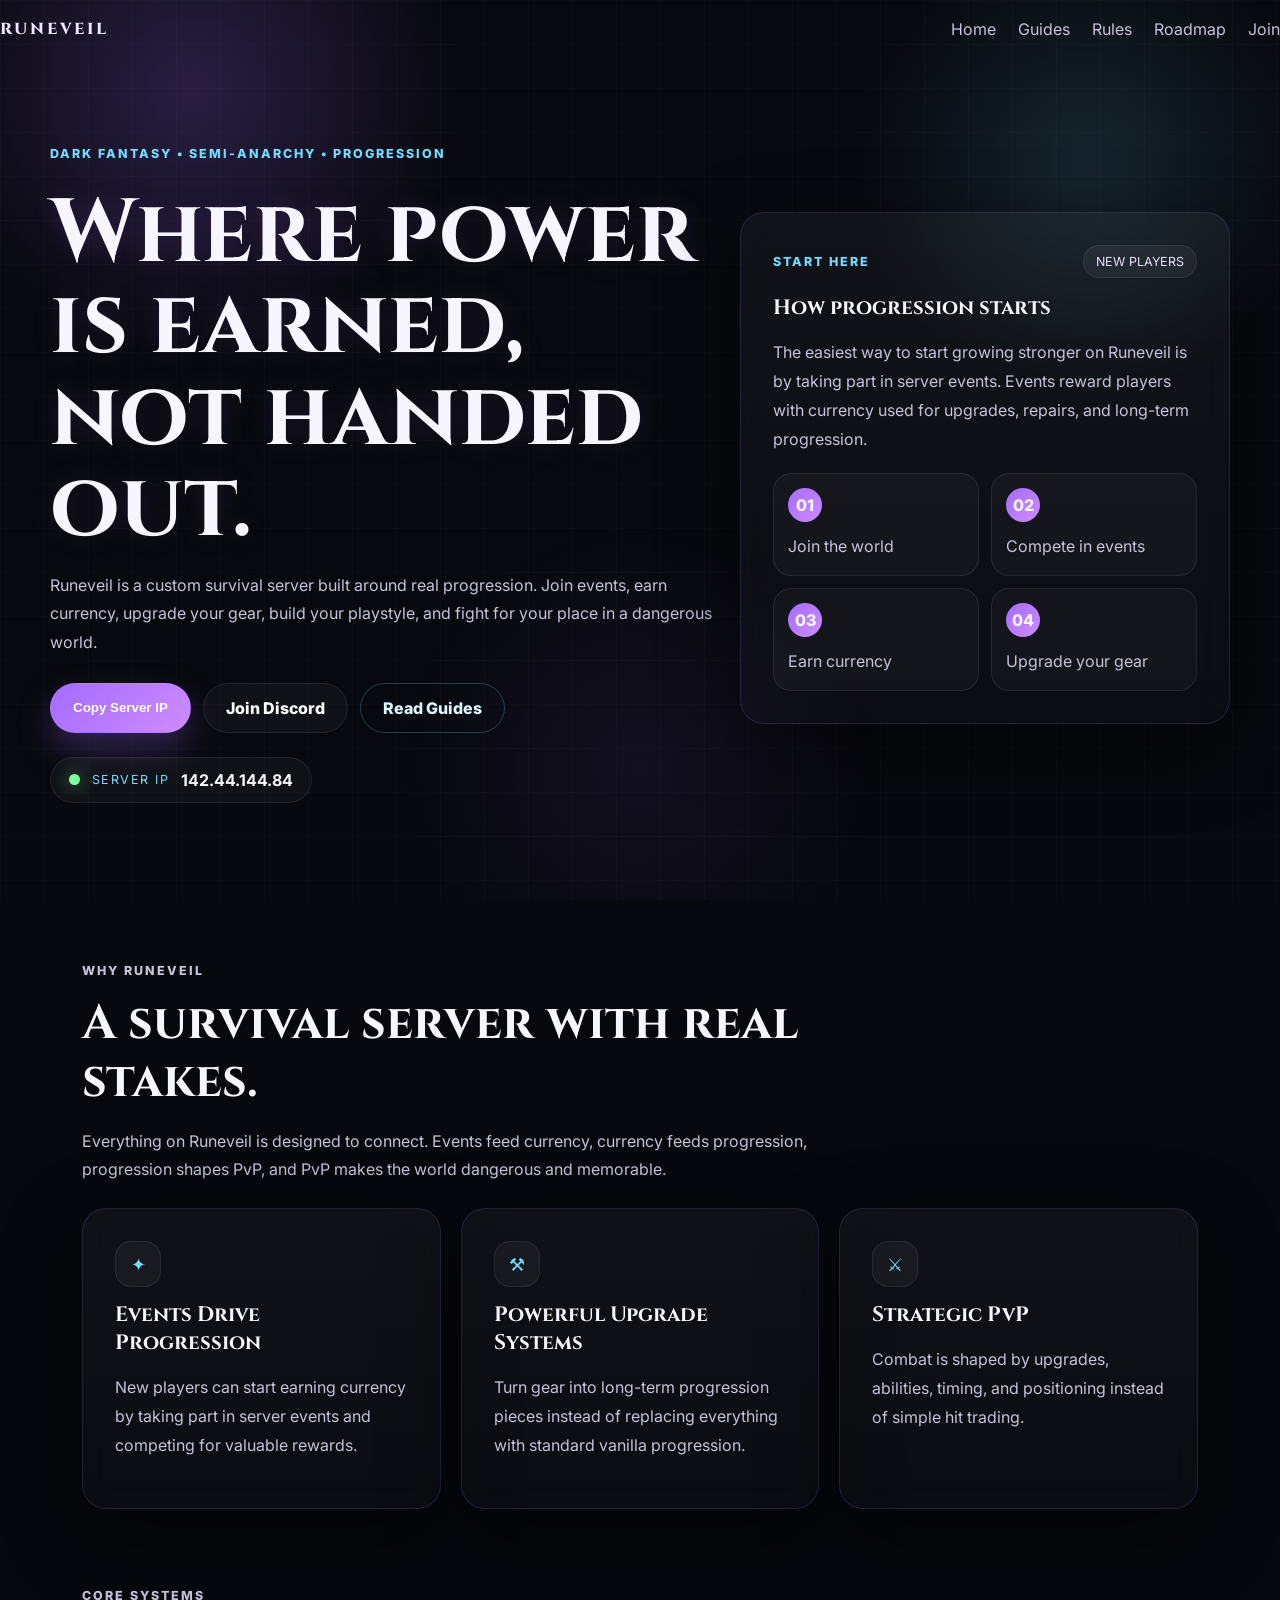
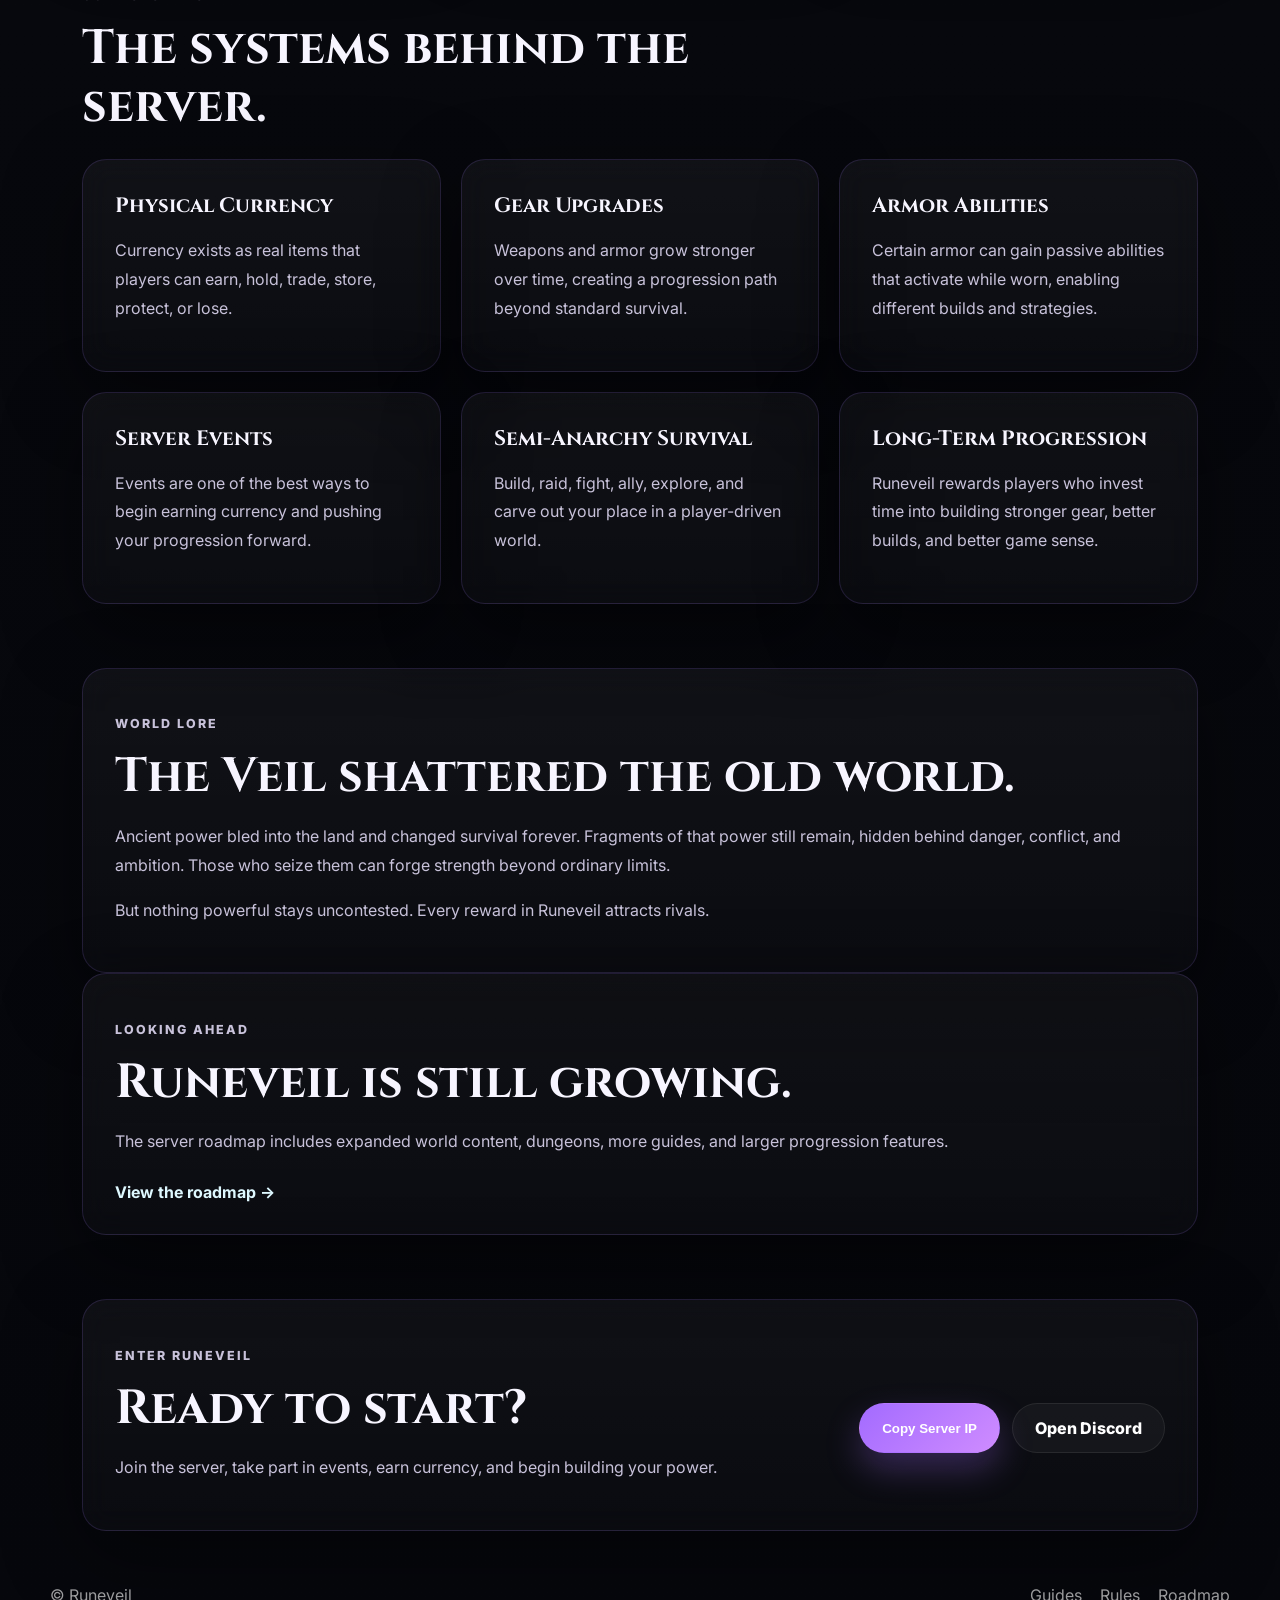
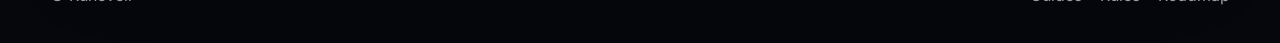
<file: index.html>
<!DOCTYPE html>
<html lang="en">
<head>
  <meta charset="UTF-8" />
  <meta name="viewport" content="width=device-width, initial-scale=1.0" />
  <title>Runeveil — Dark Fantasy Survival</title>
  <link rel="icon" type="image/png" href="favicon.png">
  <meta name="description" content="Runeveil is a dark fantasy semi-anarchy Minecraft survival server built around events, progression, PvP, and powerful gear upgrades." />
  <link rel="preconnect" href="https://fonts.googleapis.com">
  <link rel="preconnect" href="https://fonts.gstatic.com" crossorigin>
  <link href="https://fonts.googleapis.com/css2?family=Cinzel:wght@500;700;800&family=Inter:wght@400;500;600;700;800&display=swap" rel="stylesheet">
  <link rel="stylesheet" href="styles.css" />
</head>
<body>
  <div class="site-bg"></div>
  <div class="noise"></div>

  <header class="hero-shell">
    <nav class="nav">
      <a href="index.html" class="brand">RUNEVEIL</a>
      <button class="nav-toggle" aria-label="Open navigation" onclick="toggleNav()">☰</button>
      <div class="nav-links" id="navLinks">
        <a href="index.html">Home</a>
        <a href="guides.html">Guides</a>
        <a href="rules.html">Rules</a>
        <a href="roadmap.html">Roadmap</a>
        <a href="#join">Join</a>
      </div>
    </nav>

    <section class="hero">
      <div class="hero-copy">
        <p class="eyebrow">DARK FANTASY • SEMI-ANARCHY • PROGRESSION</p>
        <h1>Where power is earned, not handed out.</h1>
        <p class="lead">
          Runeveil is a custom survival server built around real progression. 
          Join events, earn currency, upgrade your gear, build your playstyle, and fight for your place in a dangerous world.
        </p>
        <div class="cta-row">
          <button class="btn btn-primary" onclick="copyIP()">Copy Server IP</button>
          <a class="btn btn-secondary" href="https://discord.gg/XzxYPjAeKG" target="_blank" rel="noopener noreferrer">Join Discord</a>
          <a class="btn btn-ghost" href="guides.html">Read Guides</a>
        </div>
        <div class="server-chip">
          <span class="status"></span>
          <span class="chip-label">Server IP</span>
          <strong id="serverip">142.44.144.84</strong>
        </div>
      </div>

      <div class="hero-panel card">
        <div class="panel-header">
          <span class="panel-tag">START HERE</span>
          <span class="panel-badge">NEW PLAYERS</span>
        </div>
        <h3>How progression starts</h3>
        <p>
          The easiest way to start growing stronger on Runeveil is by taking part in server events.
          Events reward players with currency used for upgrades, repairs, and long-term progression.
        </p>
        <div class="quick-steps">
          <div class="quick-step"><span>01</span><p>Join the world</p></div>
          <div class="quick-step"><span>02</span><p>Compete in events</p></div>
          <div class="quick-step"><span>03</span><p>Earn currency</p></div>
          <div class="quick-step"><span>04</span><p>Upgrade your gear</p></div>
        </div>
      </div>
    </section>
  </header>

  <main class="container">
    <section class="section">
      <div class="section-heading">
        <p class="section-tag">WHY RUNEVEIL</p>
        <h2>A survival server with real stakes.</h2>
        <p>
          Everything on Runeveil is designed to connect. Events feed currency, currency feeds progression,
          progression shapes PvP, and PvP makes the world dangerous and memorable.
        </p>
      </div>

      <div class="grid three">
        <article class="card feature-card">
          <div class="icon">✦</div>
          <h3>Events Drive Progression</h3>
          <p>New players can start earning currency by taking part in server events and competing for valuable rewards.</p>
        </article>
        <article class="card feature-card">
          <div class="icon">⚒</div>
          <h3>Powerful Upgrade Systems</h3>
          <p>Turn gear into long-term progression pieces instead of replacing everything with standard vanilla progression.</p>
        </article>
        <article class="card feature-card">
          <div class="icon">⚔</div>
          <h3>Strategic PvP</h3>
          <p>Combat is shaped by upgrades, abilities, timing, and positioning instead of simple hit trading.</p>
        </article>
      </div>
    </section>

    <section class="section">
      <div class="section-heading">
        <p class="section-tag">CORE SYSTEMS</p>
        <h2>The systems behind the server.</h2>
      </div>

      <div class="grid three">
        <article class="card system-card">
          <h3>Physical Currency</h3>
          <p>Currency exists as real items that players can earn, hold, trade, store, protect, or lose.</p>
        </article>
        <article class="card system-card">
          <h3>Gear Upgrades</h3>
          <p>Weapons and armor grow stronger over time, creating a progression path beyond standard survival.</p>
        </article>
        <article class="card system-card">
          <h3>Armor Abilities</h3>
          <p>Certain armor can gain passive abilities that activate while worn, enabling different builds and strategies.</p>
        </article>
        <article class="card system-card">
          <h3>Server Events</h3>
          <p>Events are one of the best ways to begin earning currency and pushing your progression forward.</p>
        </article>
        <article class="card system-card">
          <h3>Semi-Anarchy Survival</h3>
          <p>Build, raid, fight, ally, explore, and carve out your place in a player-driven world.</p>
        </article>
        <article class="card system-card">
          <h3>Long-Term Progression</h3>
          <p>Runeveil rewards players who invest time into building stronger gear, better builds, and better game sense.</p>
        </article>
      </div>
    </section>

    <section class="section split">
      <div class="card lore-card">
        <p class="section-tag">WORLD LORE</p>
        <h2>The Veil shattered the old world.</h2>
        <p>
          Ancient power bled into the land and changed survival forever. Fragments of that power still remain,
          hidden behind danger, conflict, and ambition. Those who seize them can forge strength beyond ordinary limits.
        </p>
        <p>
          But nothing powerful stays uncontested. Every reward in Runeveil attracts rivals.
        </p>
      </div>

      <div class="card roadmap-preview">
        <p class="section-tag">LOOKING AHEAD</p>
        <h2>Runeveil is still growing.</h2>
        <p>
          The server roadmap includes expanded world content, dungeons, more guides, and larger progression features.
        </p>
        <a class="text-link" href="roadmap.html">View the roadmap →</a>
      </div>
    </section>

    <section class="section" id="join">
      <div class="card join-banner">
        <div>
          <p class="section-tag">ENTER RUNEVEIL</p>
          <h2>Ready to start?</h2>
          <p>Join the server, take part in events, earn currency, and begin building your power.</p>
        </div>
        <div class="cta-row">
          <button class="btn btn-primary" onclick="copyIP()">Copy Server IP</button>
          <a class="btn btn-secondary" href="https://discord.gg/XzxYPjAeKG" target="_blank" rel="noopener noreferrer">Open Discord</a>
        </div>
      </div>
    </section>
  </main>

  <footer class="footer container">
    <div>© Runeveil</div>
    <div class="footer-links">
      <a href="guides.html">Guides</a>
      <a href="rules.html">Rules</a>
      <a href="roadmap.html">Roadmap</a>
    </div>
  </footer>

  <script src="script.js"></script>
</body>
</html>
</file>
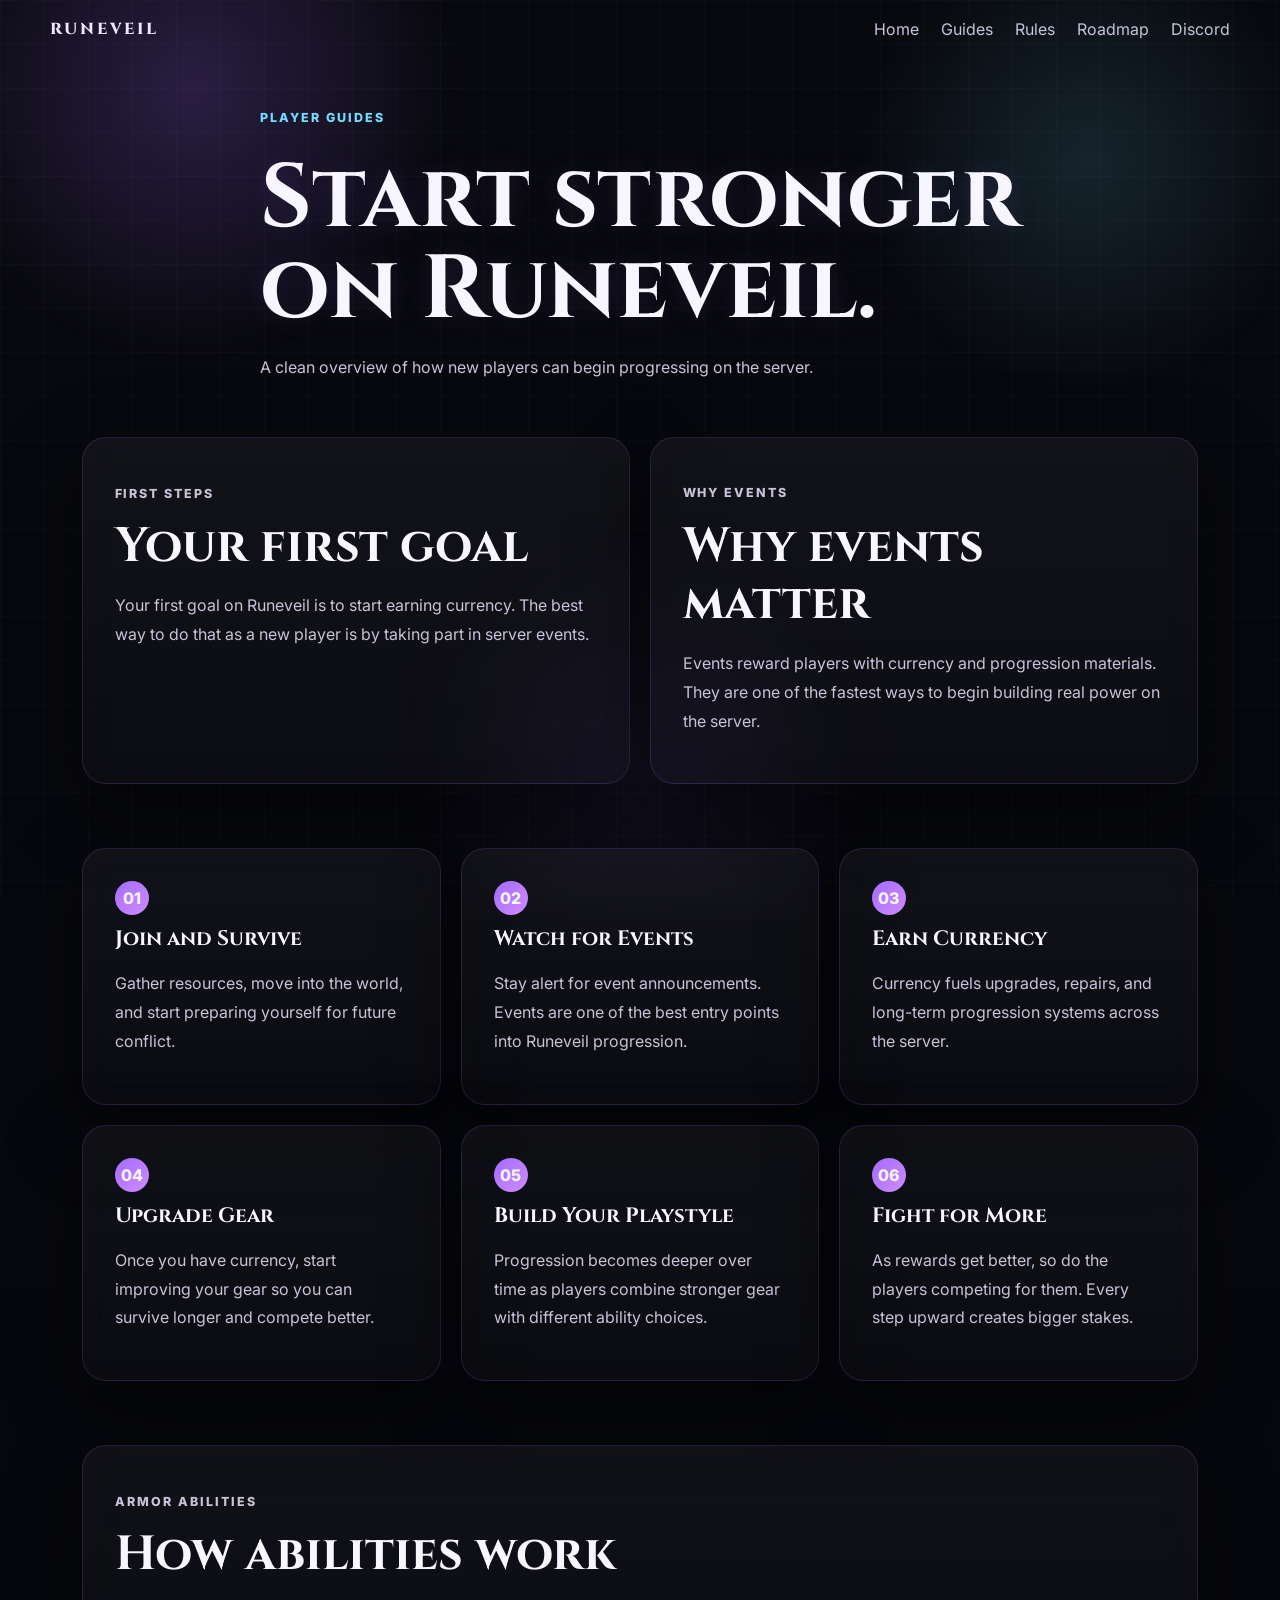
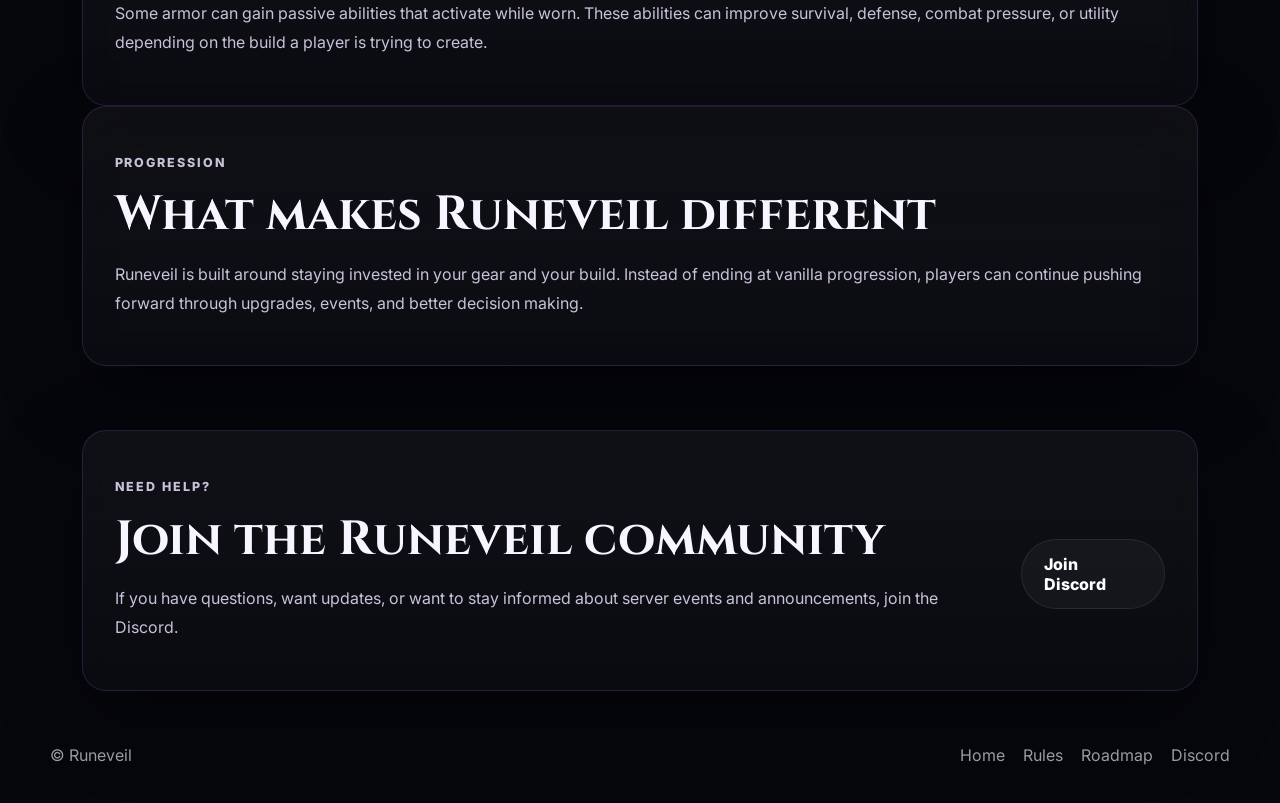
<file: guides.html>
<!DOCTYPE html>
<html lang="en">
<head>
  <meta charset="UTF-8" />
  <meta name="viewport" content="width=device-width, initial-scale=1.0" />
  <title>Runeveil Guides</title>
  <meta name="description" content="Runeveil player guides for new players, events, progression, and armor abilities." />
  <link rel="preconnect" href="https://fonts.googleapis.com">
  <link rel="preconnect" href="https://fonts.gstatic.com" crossorigin>
  <link href="https://fonts.googleapis.com/css2?family=Cinzel:wght@500;700;800&family=Inter:wght@400;500;600;700;800&display=swap" rel="stylesheet">
  <link rel="stylesheet" href="styles.css" />
</head>
<body>
  <div class="site-bg"></div>
  <div class="noise"></div>

  <nav class="nav container top-spaced">
    <a href="index.html" class="brand">RUNEVEIL</a>
    <button class="nav-toggle" aria-label="Open navigation" onclick="toggleNav()">☰</button>
    <div class="nav-links" id="navLinks">
      <a href="index.html">Home</a>
      <a href="guides.html">Guides</a>
      <a href="rules.html">Rules</a>
      <a href="roadmap.html">Roadmap</a>
      <a href="https://discord.gg/YOURINVITE" target="_blank" rel="noopener noreferrer">Discord</a>
    </div>
  </nav>

  <header class="subhero container">
    <p class="eyebrow">PLAYER GUIDES</p>
    <h1>Start stronger on Runeveil.</h1>
    <p class="lead">A clean overview of how new players can begin progressing on the server.</p>
  </header>

  <main class="container">
    <section class="section">
      <div class="grid two">
        <article class="card guide-card">
          <p class="section-tag">FIRST STEPS</p>
          <h2>Your first goal</h2>
          <p>
            Your first goal on Runeveil is to start earning currency. The best way to do that as a new player is by taking part in server events.
          </p>
        </article>
        <article class="card guide-card">
          <p class="section-tag">WHY EVENTS</p>
          <h2>Why events matter</h2>
          <p>
            Events reward players with currency and progression materials. They are one of the fastest ways to begin building real power on the server.
          </p>
        </article>
      </div>
    </section>

    <section class="section">
      <div class="grid three">
        <article class="card step-card">
          <span class="step-number">01</span>
          <h3>Join and Survive</h3>
          <p>Gather resources, move into the world, and start preparing yourself for future conflict.</p>
        </article>
        <article class="card step-card">
          <span class="step-number">02</span>
          <h3>Watch for Events</h3>
          <p>Stay alert for event announcements. Events are one of the best entry points into Runeveil progression.</p>
        </article>
        <article class="card step-card">
          <span class="step-number">03</span>
          <h3>Earn Currency</h3>
          <p>Currency fuels upgrades, repairs, and long-term progression systems across the server.</p>
        </article>
        <article class="card step-card">
          <span class="step-number">04</span>
          <h3>Upgrade Gear</h3>
          <p>Once you have currency, start improving your gear so you can survive longer and compete better.</p>
        </article>
        <article class="card step-card">
          <span class="step-number">05</span>
          <h3>Build Your Playstyle</h3>
          <p>Progression becomes deeper over time as players combine stronger gear with different ability choices.</p>
        </article>
        <article class="card step-card">
          <span class="step-number">06</span>
          <h3>Fight for More</h3>
          <p>As rewards get better, so do the players competing for them. Every step upward creates bigger stakes.</p>
        </article>
      </div>
    </section>

    <section class="section split">
      <article class="card">
        <p class="section-tag">ARMOR ABILITIES</p>
        <h2>How abilities work</h2>
        <p>
          Some armor can gain passive abilities that activate while worn. These abilities can improve survival,
          defense, combat pressure, or utility depending on the build a player is trying to create.
        </p>
      </article>
      <article class="card">
        <p class="section-tag">PROGRESSION</p>
        <h2>What makes Runeveil different</h2>
        <p>
          Runeveil is built around staying invested in your gear and your build. Instead of ending at vanilla progression,
          players can continue pushing forward through upgrades, events, and better decision making.
        </p>
      </article>
    </section>

    <section class="section">
      <div class="card join-banner">
        <div>
          <p class="section-tag">NEED HELP?</p>
          <h2>Join the Runeveil community</h2>
          <p>
            If you have questions, want updates, or want to stay informed about server events and announcements,
            join the Discord.
          </p>
        </div>
        <div class="cta-row">
          <a class="btn btn-secondary" href="https://discord.gg/XzxYPjAeKG" target="_blank" rel="noopener noreferrer">Join Discord</a>
        </div>
      </div>
    </section>
  </main>

  <footer class="footer container">
    <div>© Runeveil</div>
    <div class="footer-links">
      <a href="index.html">Home</a>
      <a href="rules.html">Rules</a>
      <a href="roadmap.html">Roadmap</a>
      <a href="https://discord.gg/YOURINVITE" target="_blank" rel="noopener noreferrer">Discord</a>
    </div>
  </footer>

  <script src="script.js"></script>
</body>
</html>
</file>
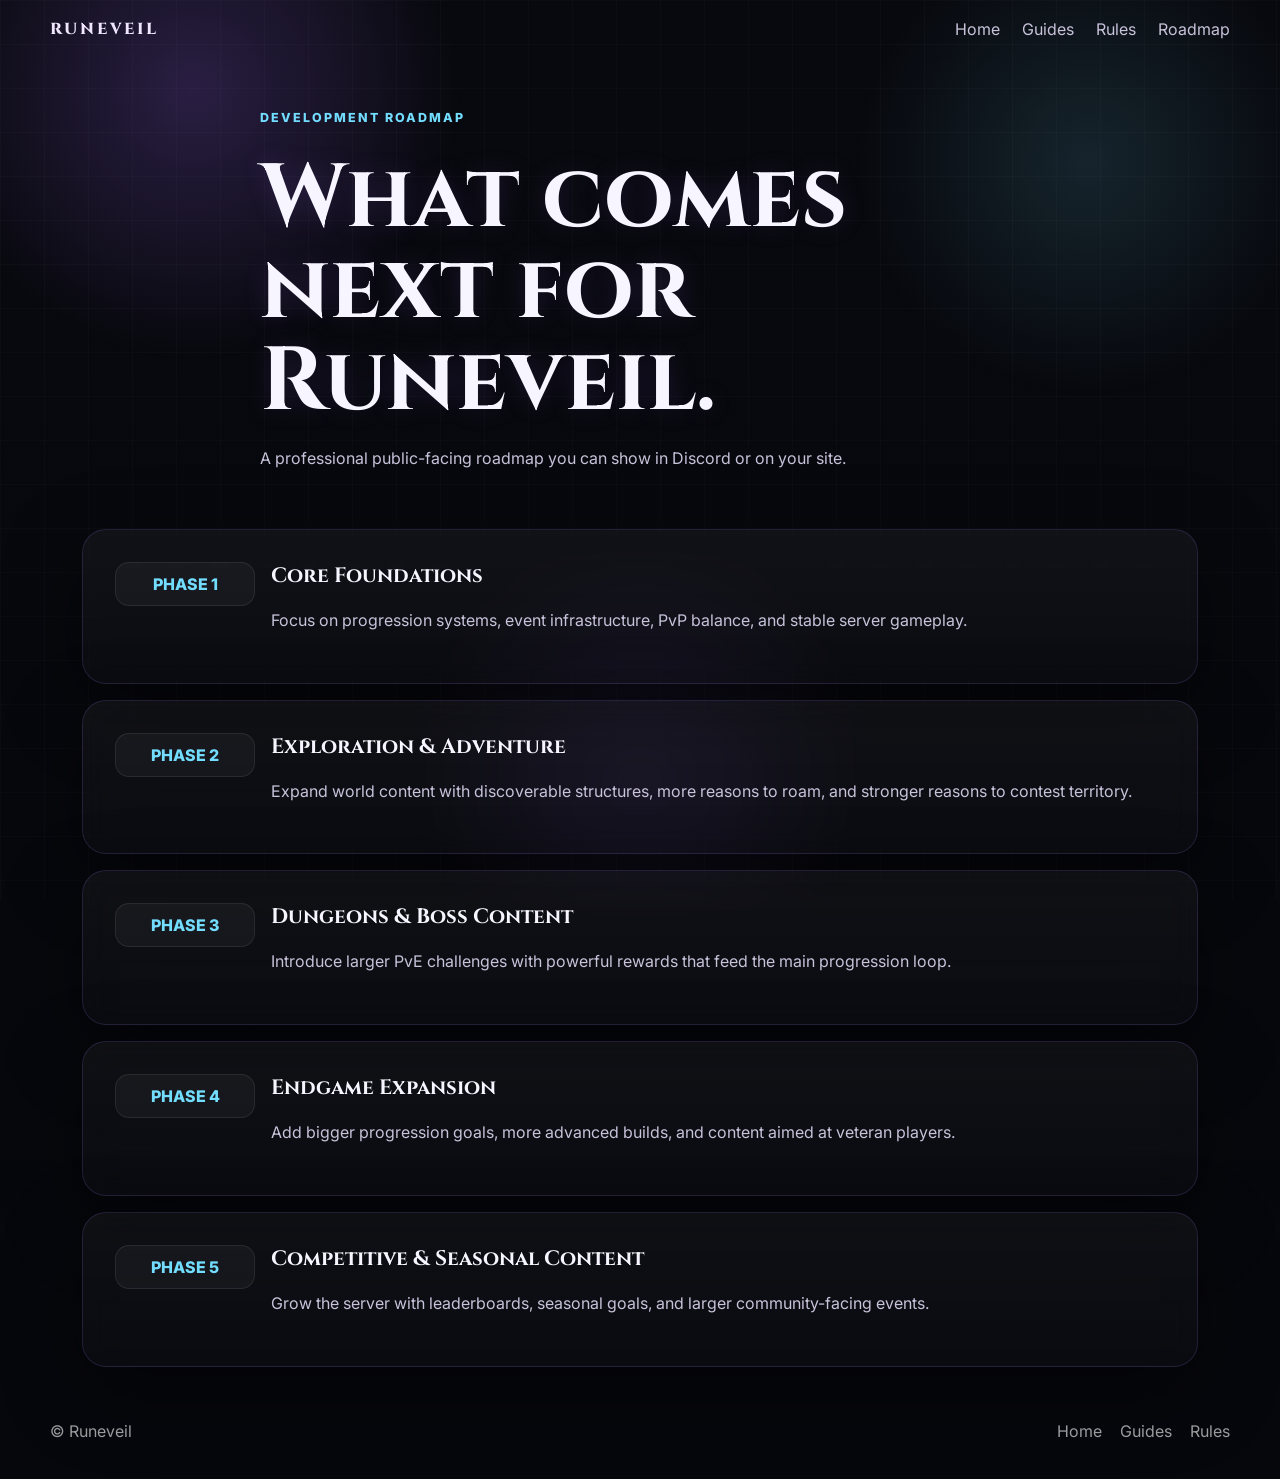
<file: roadmap.html>
<!DOCTYPE html>
<html lang="en">
<head>
  <meta charset="UTF-8" />
  <meta name="viewport" content="width=device-width, initial-scale=1.0" />
  <title>Runeveil Roadmap</title>
  <meta name="description" content="Runeveil development roadmap." />
  <link rel="preconnect" href="https://fonts.googleapis.com">
  <link rel="preconnect" href="https://fonts.gstatic.com" crossorigin>
  <link href="https://fonts.googleapis.com/css2?family=Cinzel:wght@500;700;800&family=Inter:wght@400;500;600;700;800&display=swap" rel="stylesheet">
  <link rel="stylesheet" href="styles.css" />
</head>
<body>
  <div class="site-bg"></div>
  <div class="noise"></div>

  <nav class="nav container top-spaced">
    <a href="index.html" class="brand">RUNEVEIL</a>
    <button class="nav-toggle" aria-label="Open navigation" onclick="toggleNav()">☰</button>
    <div class="nav-links" id="navLinks">
      <a href="index.html">Home</a>
      <a href="guides.html">Guides</a>
      <a href="rules.html">Rules</a>
      <a href="roadmap.html">Roadmap</a>
    </div>
  </nav>

  <header class="subhero container">
    <p class="eyebrow">DEVELOPMENT ROADMAP</p>
    <h1>What comes next for Runeveil.</h1>
    <p class="lead">A professional public-facing roadmap you can show in Discord or on your site.</p>
  </header>

  <main class="container">
    <section class="section">
      <div class="timeline">
        <article class="card timeline-item">
          <div class="timeline-meta">PHASE 1</div>
          <div>
            <h3>Core Foundations</h3>
            <p>Focus on progression systems, event infrastructure, PvP balance, and stable server gameplay.</p>
          </div>
        </article>
        <article class="card timeline-item">
          <div class="timeline-meta">PHASE 2</div>
          <div>
            <h3>Exploration & Adventure</h3>
            <p>Expand world content with discoverable structures, more reasons to roam, and stronger reasons to contest territory.</p>
          </div>
        </article>
        <article class="card timeline-item">
          <div class="timeline-meta">PHASE 3</div>
          <div>
            <h3>Dungeons & Boss Content</h3>
            <p>Introduce larger PvE challenges with powerful rewards that feed the main progression loop.</p>
          </div>
        </article>
        <article class="card timeline-item">
          <div class="timeline-meta">PHASE 4</div>
          <div>
            <h3>Endgame Expansion</h3>
            <p>Add bigger progression goals, more advanced builds, and content aimed at veteran players.</p>
          </div>
        </article>
        <article class="card timeline-item">
          <div class="timeline-meta">PHASE 5</div>
          <div>
            <h3>Competitive & Seasonal Content</h3>
            <p>Grow the server with leaderboards, seasonal goals, and larger community-facing events.</p>
          </div>
        </article>
      </div>
    </section>
  </main>

  <footer class="footer container">
    <div>© Runeveil</div>
    <div class="footer-links">
      <a href="index.html">Home</a>
      <a href="guides.html">Guides</a>
      <a href="rules.html">Rules</a>
    </div>
  </footer>

  <script src="script.js"></script>
</body>
</html>
</file>
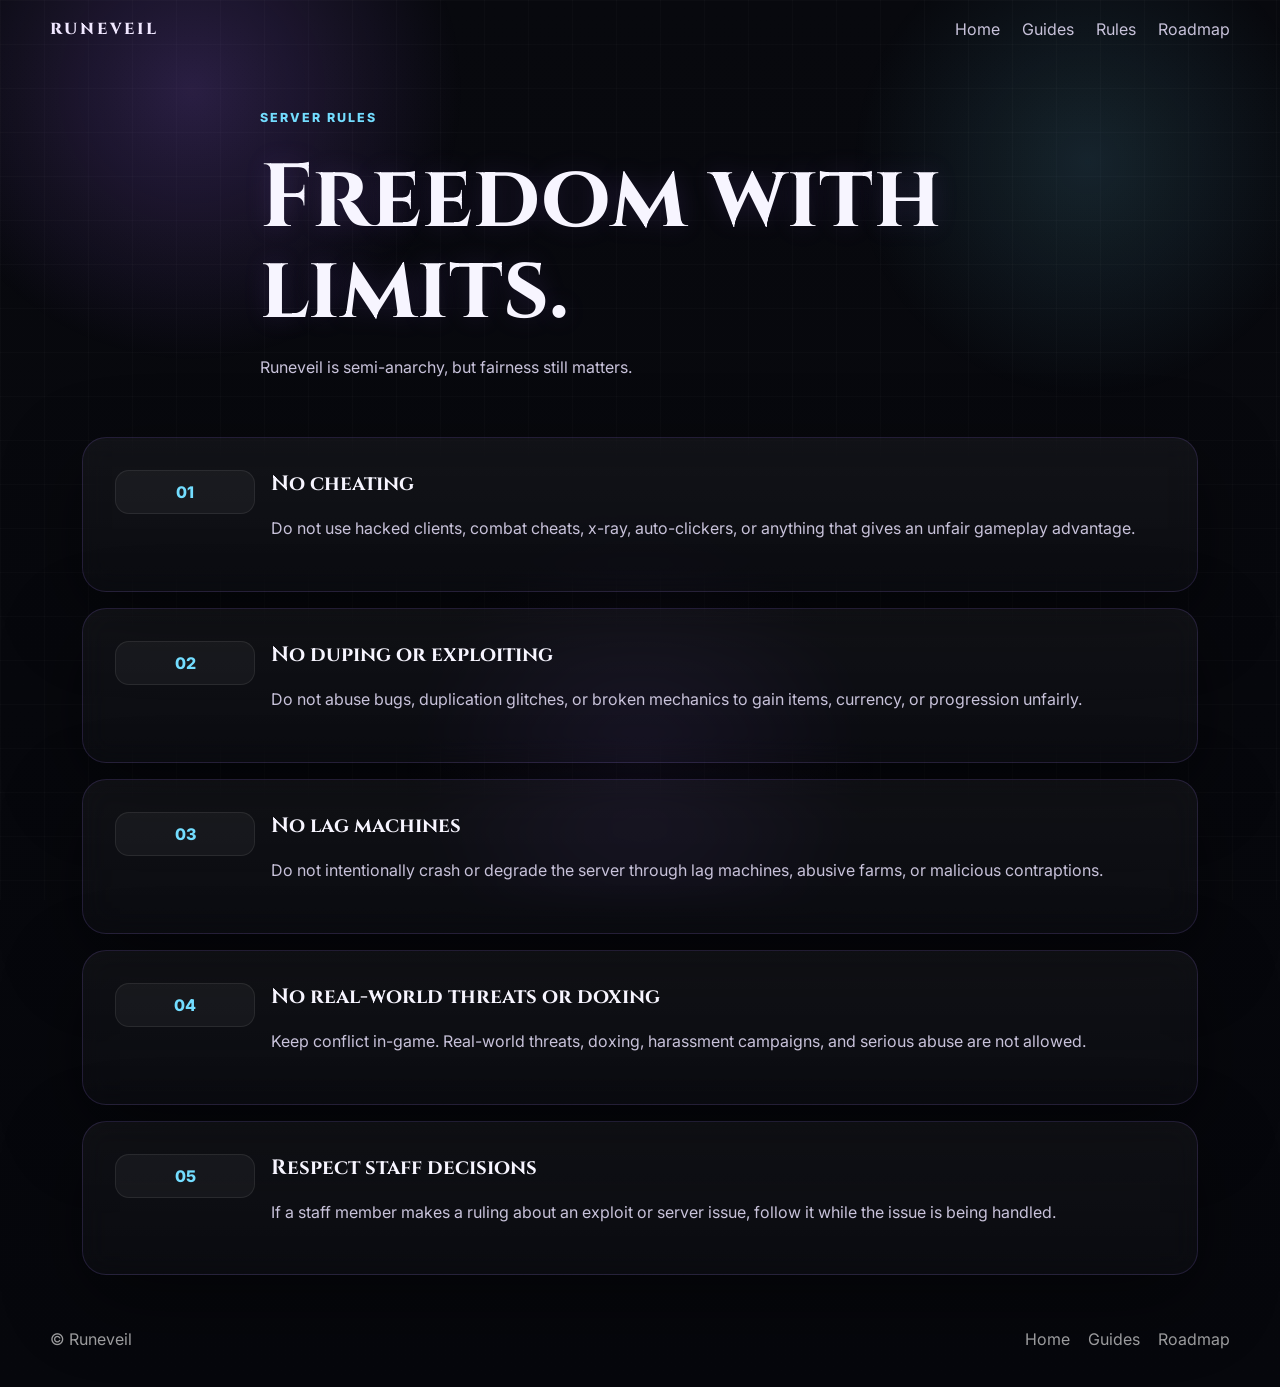
<file: rules.html>
<!DOCTYPE html>
<html lang="en">
<head>
  <meta charset="UTF-8" />
  <meta name="viewport" content="width=device-width, initial-scale=1.0" />
  <title>Runeveil Rules</title>
  <meta name="description" content="Runeveil server rules and expectations." />
  <link rel="preconnect" href="https://fonts.googleapis.com">
  <link rel="preconnect" href="https://fonts.gstatic.com" crossorigin>
  <link href="https://fonts.googleapis.com/css2?family=Cinzel:wght@500;700;800&family=Inter:wght@400;500;600;700;800&display=swap" rel="stylesheet">
  <link rel="stylesheet" href="styles.css" />
</head>
<body>
  <div class="site-bg"></div>
  <div class="noise"></div>

  <nav class="nav container top-spaced">
    <a href="index.html" class="brand">RUNEVEIL</a>
    <button class="nav-toggle" aria-label="Open navigation" onclick="toggleNav()">☰</button>
    <div class="nav-links" id="navLinks">
      <a href="index.html">Home</a>
      <a href="guides.html">Guides</a>
      <a href="rules.html">Rules</a>
      <a href="roadmap.html">Roadmap</a>
    </div>
  </nav>

  <header class="subhero container">
    <p class="eyebrow">SERVER RULES</p>
    <h1>Freedom with limits.</h1>
    <p class="lead">Runeveil is semi-anarchy, but fairness still matters.</p>
  </header>

  <main class="container">
    <section class="section">
      <div class="rules-list">
        <article class="card rule-item">
          <span>01</span>
          <div>
            <h3>No cheating</h3>
            <p>Do not use hacked clients, combat cheats, x-ray, auto-clickers, or anything that gives an unfair gameplay advantage.</p>
          </div>
        </article>
        <article class="card rule-item">
          <span>02</span>
          <div>
            <h3>No duping or exploiting</h3>
            <p>Do not abuse bugs, duplication glitches, or broken mechanics to gain items, currency, or progression unfairly.</p>
          </div>
        </article>
        <article class="card rule-item">
          <span>03</span>
          <div>
            <h3>No lag machines</h3>
            <p>Do not intentionally crash or degrade the server through lag machines, abusive farms, or malicious contraptions.</p>
          </div>
        </article>
        <article class="card rule-item">
          <span>04</span>
          <div>
            <h3>No real-world threats or doxing</h3>
            <p>Keep conflict in-game. Real-world threats, doxing, harassment campaigns, and serious abuse are not allowed.</p>
          </div>
        </article>
        <article class="card rule-item">
          <span>05</span>
          <div>
            <h3>Respect staff decisions</h3>
            <p>If a staff member makes a ruling about an exploit or server issue, follow it while the issue is being handled.</p>
          </div>
        </article>
      </div>
    </section>
  </main>

  <footer class="footer container">
    <div>© Runeveil</div>
    <div class="footer-links">
      <a href="index.html">Home</a>
      <a href="guides.html">Guides</a>
      <a href="roadmap.html">Roadmap</a>
    </div>
  </footer>

  <script src="script.js"></script>
</body>
</html>
</file>
<file: styles.css>
:root {
  --bg: #07070b;
  --bg-soft: #10111b;
  --panel: rgba(19, 21, 33, 0.78);
  --panel-2: rgba(27, 30, 45, 0.92);
  --line: rgba(160, 123, 255, 0.16);
  --line-2: rgba(255,255,255,0.08);
  --text: #f7f5ff;
  --muted: #c8c2da;
  --primary: #a36bff;
  --primary-2: #cf8cff;
  --accent: #73ddff;
  --shadow: 0 24px 80px rgba(0,0,0,.45);
}

* { box-sizing: border-box; }

html { scroll-behavior: smooth; }

body {
  margin: 0;
  color: var(--text);
  font-family: "Inter", Arial, sans-serif;
  background: linear-gradient(180deg, #08090e 0%, #06070c 100%);
  overflow-x: hidden;
}

.site-bg {
  position: fixed;
  inset: 0;
  background:
    radial-gradient(circle at 15% 10%, rgba(163,107,255,.22), transparent 20%),
    radial-gradient(circle at 85% 18%, rgba(115,221,255,.13), transparent 18%),
    radial-gradient(circle at 50% 85%, rgba(163,107,255,.08), transparent 24%),
    linear-gradient(180deg, rgba(255,255,255,.02) 1px, transparent 1px),
    linear-gradient(90deg, rgba(255,255,255,.02) 1px, transparent 1px);
  background-size: auto, auto, auto, 44px 44px, 44px 44px;
  pointer-events: none;
  z-index: 0;
}

.noise {
  position: fixed;
  inset: 0;
  background-image: radial-gradient(rgba(255,255,255,.05) 0.7px, transparent 0.7px);
  background-size: 8px 8px;
  opacity: .03;
  pointer-events: none;
  z-index: 0;
}

body > * {
  position: relative;
  z-index: 1;
}

a { color: inherit; text-decoration: none; }

.container {
  width: min(1180px, calc(100% - 32px));
  margin: 0 auto;
}

.top-spaced {
  padding-top: 18px;
}

.nav {
  display: flex;
  justify-content: space-between;
  align-items: center;
  gap: 18px;
  padding: 18px 0;
}

.brand {
  font-family: "Cinzel", serif;
  font-weight: 800;
  letter-spacing: .18em;
  color: #f0e7ff;
}

.nav-links {
  display: flex;
  gap: 22px;
  align-items: center;
  color: var(--muted);
}

.nav-links a:hover {
  color: white;
}

.nav-toggle {
  display: none;
  background: rgba(255,255,255,.04);
  border: 1px solid var(--line-2);
  color: white;
  border-radius: 12px;
  padding: 8px 12px;
  cursor: pointer;
}

.hero-shell {
  padding-bottom: 48px;
}

.hero {
  min-height: calc(100vh - 90px);
  display: grid;
  grid-template-columns: 1.15fr .85fr;
  gap: 28px;
  align-items: center;
  width: min(1180px, calc(100% - 32px));
  margin: 0 auto;
  padding: 30px 0 20px;
}

.hero-copy,
.subhero {
  max-width: 760px;
}

.eyebrow,
.section-tag,
.panel-tag {
  display: inline-block;
  color: var(--accent);
  font-weight: 800;
  font-size: .78rem;
  letter-spacing: .16em;
  text-transform: uppercase;
}

h1, h2, h3 {
  font-family: "Cinzel", serif;
  margin: 0;
}

h1 {
  font-size: clamp(3rem, 7vw, 6rem);
  line-height: 1.02;
  margin: 16px 0 14px;
  text-shadow: 0 0 26px rgba(163,107,255,.15);
}

h2 {
  font-size: clamp(2rem, 4vw, 3rem);
  line-height: 1.12;
  margin-bottom: 14px;
}

h3 {
  font-size: 1.3rem;
  margin-bottom: 10px;
}

.lead,
.section-heading p,
.card p,
.rule-item p,
.timeline-item p {
  color: var(--muted);
  line-height: 1.8;
}

.cta-row {
  display: flex;
  flex-wrap: wrap;
  gap: 12px;
  margin-top: 26px;
}

.btn {
  border-radius: 999px;
  padding: 14px 22px;
  font-weight: 800;
  border: 1px solid transparent;
  transition: transform .18s ease, box-shadow .18s ease, border-color .18s ease, background .18s ease;
}

.btn:hover {
  transform: translateY(-2px);
}

.btn-primary {
  background: linear-gradient(135deg, var(--primary), var(--primary-2));
  color: white;
  box-shadow: 0 16px 34px rgba(163,107,255,.28);
}

.btn-secondary {
  background: rgba(255,255,255,.04);
  color: white;
  border-color: var(--line-2);
}

.btn-ghost {
  background: transparent;
  color: #dcf6ff;
  border-color: rgba(115,221,255,.26);
}

.server-chip {
  display: inline-flex;
  align-items: center;
  gap: 12px;
  margin-top: 24px;
  padding: 12px 18px;
  border-radius: 999px;
  background: rgba(255,255,255,.04);
  border: 1px solid var(--line-2);
}

.status {
  width: 11px;
  height: 11px;
  border-radius: 999px;
  background: #7cff9e;
  box-shadow: 0 0 18px rgba(124,255,158,.65);
}

.chip-label {
  color: var(--accent);
  font-size: .78rem;
  text-transform: uppercase;
  letter-spacing: .12em;
}

.card {
  background: linear-gradient(180deg, rgba(255,255,255,.045), rgba(255,255,255,.02));
  border: 1px solid var(--line);
  border-radius: 24px;
  box-shadow: var(--shadow);
  backdrop-filter: blur(14px);
}

.hero-panel {
  padding: 24px;
}

.panel-header {
  display: flex;
  justify-content: space-between;
  gap: 12px;
  align-items: center;
  margin-bottom: 16px;
}

.panel-badge {
  color: #e9ddff;
  background: rgba(255,255,255,.05);
  border: 1px solid var(--line-2);
  padding: 8px 12px;
  border-radius: 999px;
  font-size: .78rem;
}

.quick-steps {
  display: grid;
  grid-template-columns: 1fr 1fr;
  gap: 12px;
  margin-top: 20px;
}

.quick-step {
  background: rgba(255,255,255,.03);
  border: 1px solid var(--line-2);
  border-radius: 18px;
  padding: 14px;
}

.quick-step span,
.step-number {
  display: inline-flex;
  align-items: center;
  justify-content: center;
  width: 34px;
  height: 34px;
  border-radius: 999px;
  background: linear-gradient(135deg, var(--primary), var(--primary-2));
  font-weight: 800;
  margin-bottom: 10px;
}

.quick-step p {
  margin: 0;
  color: var(--muted);
}

.section {
  padding: 48px 0;
}

.section-heading {
  max-width: 760px;
  margin-bottom: 24px;
}

.grid {
  display: grid;
  gap: 20px;
}

.grid.three {
  grid-template-columns: repeat(3, 1fr);
}

.grid.two,
.split {
  grid-template-columns: repeat(2, 1fr);
}

.feature-card,
.system-card,
.guide-card,
.step-card,
.lore-card,
.roadmap-preview {
  padding: 24px;
}

.icon {
  width: 46px;
  height: 46px;
  border-radius: 16px;
  display: inline-flex;
  align-items: center;
  justify-content: center;
  background: rgba(255,255,255,.04);
  border: 1px solid var(--line-2);
  color: var(--accent);
  margin-bottom: 14px;
  font-size: 1.1rem;
}

.text-link {
  display: inline-block;
  margin-top: 10px;
  color: #def8ff;
  font-weight: 700;
}

.join-banner {
  padding: 28px;
  display: flex;
  justify-content: space-between;
  gap: 24px;
  align-items: center;
}

.subhero {
  padding: 40px 0 8px;
}

.rules-list,
.timeline {
  display: grid;
  gap: 16px;
}

.rule-item,
.timeline-item {
  display: grid;
  grid-template-columns: 140px 1fr;
  gap: 16px;
  align-items: start;
  padding: 20px;
}

.rule-item span,
.timeline-meta {
  display: inline-flex;
  align-items: center;
  justify-content: center;
  min-height: 44px;
  padding: 0 18px;
  border-radius: 14px;
  background: rgba(255,255,255,.04);
  border: 1px solid var(--line-2);
  color: var(--accent);
  font-weight: 800;
  white-space: nowrap;
}
.footer {
  padding: 22px 0 38px;
  display: flex;
  justify-content: space-between;
  gap: 16px;
  color: rgba(255,255,255,.6);
}

.footer-links {
  display: flex;
  gap: 18px;
}

@media (max-width: 980px) {
  .hero,
  .grid.three,
  .grid.two,
  .split {
    grid-template-columns: 1fr;
  }

  .join-banner {
    flex-direction: column;
    align-items: flex-start;
  }

  .hero {
    min-height: auto;
    padding-top: 10px;
  }
}

@media (max-width: 760px) {
  .nav {
    flex-wrap: wrap;
  }

  .nav-toggle {
    display: inline-flex;
  }

  .nav-links {
    display: none;
    width: 100%;
    flex-direction: column;
    align-items: flex-start;
    padding: 10px 0 6px;
    gap: 12px;
  }

  .nav-links.open {
    display: flex;
  }

  .footer {
    flex-direction: column;
  }

  .rule-item,
  .timeline-item {
    grid-template-columns: 1fr;
  }

  .quick-steps {
    grid-template-columns: 1fr;
  }
}

/* Fix text touching card edges */

.card,
.section,
.section-box,
.content-box {
  padding: 32px;
}

.card h1,
.card h2,
.section h1,
.section h2 {
  margin-bottom: 14px;
  line-height: 1.2;
}

/* Prevent PHASE badge from wrapping */
.phase-badge {
  white-space: nowrap;
}
</file>
